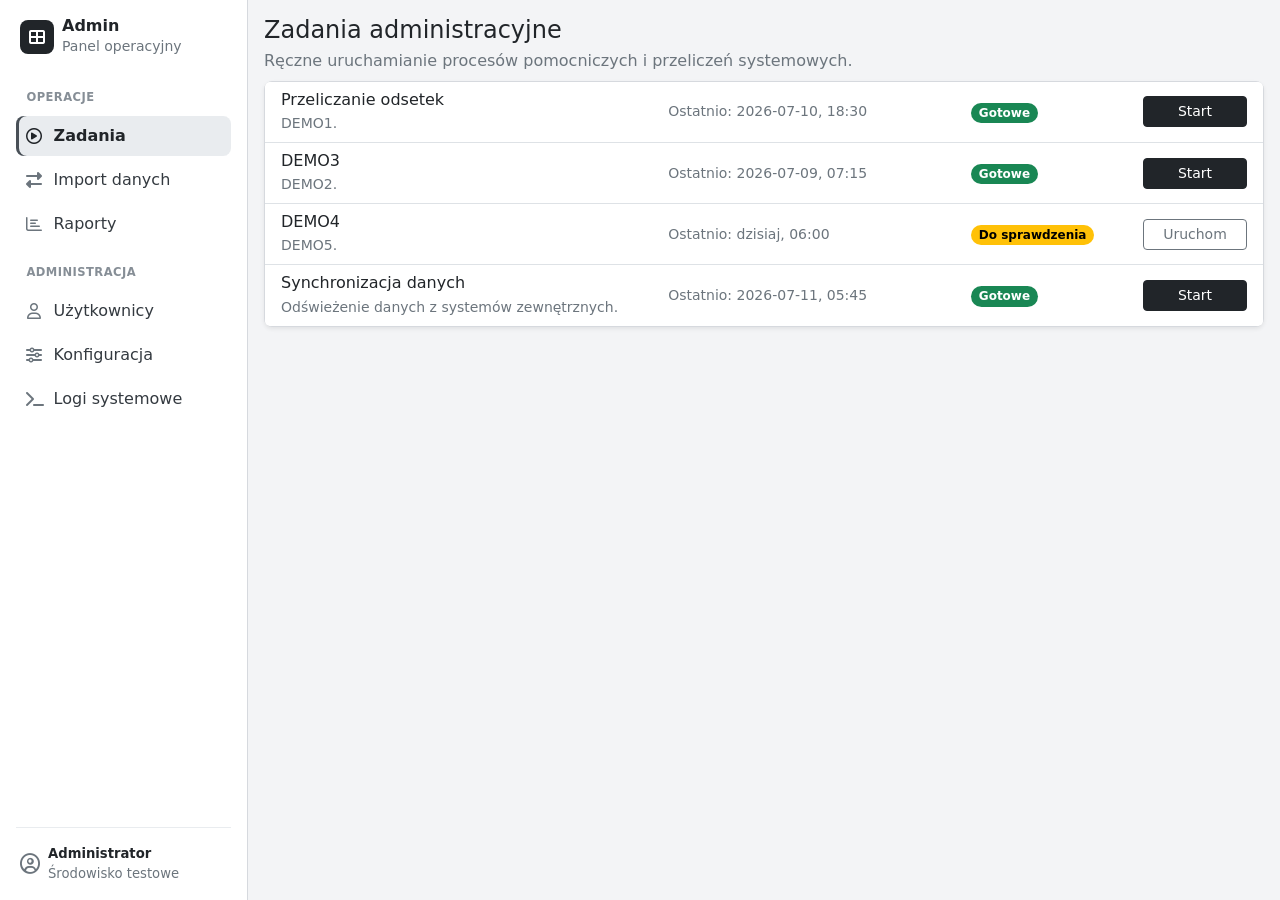
<file: preview.html>
<!doctype html>
<html lang="pl">
<head>
  <meta charset="utf-8">
  <meta name="viewport" content="width=device-width, initial-scale=1">
  <title>Zadania administracyjne</title>
  <link href="https://cdn.jsdelivr.net/npm/bootstrap@5.3.3/dist/css/bootstrap.min.css" rel="stylesheet">
  <link href="https://cdnjs.cloudflare.com/ajax/libs/font-awesome/6.5.2/css/all.min.css" rel="stylesheet">
  <style>
    body {
      background: #f3f4f6;
    }

    .layout {
      min-height: 100vh;
    }

    .sidebar {
      width: 248px;
      background: #ffffff;
      border-right: 1px solid #d6d9de;
    }

    .brand-mark {
      display: inline-flex;
      align-items: center;
      justify-content: center;
      width: 34px;
      height: 34px;
      border-radius: 8px;
      background: #212529;
      color: #ffffff;
    }

    .nav-section {
      margin: 1rem 0 .35rem;
      padding: 0 .65rem;
      color: #868e96;
      font-size: .72rem;
      font-weight: 700;
      letter-spacing: .04em;
      text-transform: uppercase;
    }

    .sidebar .nav-link {
      display: flex;
      align-items: center;
      gap: .7rem;
      color: #343a40;
      font-weight: 500;
      padding: .5rem .65rem;
      border-radius: 8px;
    }

    .sidebar .nav-link:hover {
      background: #f1f3f5;
      color: #212529;
    }

    .sidebar .nav-link.active {
      background: #e9ecef;
      color: #212529;
      font-weight: 700;
      box-shadow: inset 3px 0 0 #495057;
    }

    .sidebar .nav-link i {
      width: 1rem;
      color: #6c757d;
      text-align: center;
    }

    .sidebar .nav-link.active i {
      color: #212529;
    }

    .sidebar-footer {
      border-top: 1px solid #e9ecef;
      color: #6c757d;
      font-size: .825rem;
    }

    .content {
      min-width: 0;
    }

    .task-card {
      border-color: #d6d9de;
      border-radius: 8px;
    }

    .task-row {
      display: grid;
      grid-template-columns: minmax(220px, 1.1fr) minmax(180px, .85fr) 140px 120px;
      align-items: center;
      gap: 1rem;
    }

    .task-description {
      color: #6c757d;
      font-size: .875rem;
    }

    .task-meta {
      color: #6c757d;
      font-size: .875rem;
    }

    .btn-fixed {
      min-width: 104px;
    }

    @media (max-width: 768px) {
      .layout {
        display: block !important;
      }

      .sidebar {
        width: 100%;
        border-right: 0;
        border-bottom: 1px solid #d6d9de;
      }

      .sidebar-footer {
        display: none;
      }

      .task-row {
        grid-template-columns: 1fr;
      }
    }
  </style>
</head>
<body>
  <div class="layout d-flex">
    <aside class="sidebar d-flex flex-column p-2 p-md-3">
      <div class="d-flex align-items-center gap-2 mb-3 px-1">
        <span class="brand-mark">
          <i class="fa-solid fa-table-cells-large"></i>
        </span>
        <div>
          <div class="fw-bold lh-sm">Admin</div>
          <div class="text-secondary small">Panel operacyjny</div>
        </div>
      </div>

      <nav class="nav nav-pills flex-column gap-1" aria-label="Nawigacja administracyjna">
        <div class="nav-section">Operacje</div>
        <a class="nav-link active" href="#"><i class="fa-regular fa-circle-play"></i><span>Zadania</span></a>
        <a class="nav-link" href="#"><i class="fa-solid fa-right-left"></i><span>Import danych</span></a>
        <a class="nav-link" href="#"><i class="fa-regular fa-chart-bar"></i><span>Raporty</span></a>

        <div class="nav-section">Administracja</div>
        <a class="nav-link" href="#"><i class="fa-regular fa-user"></i><span>Użytkownicy</span></a>
        <a class="nav-link" href="#"><i class="fa-solid fa-sliders"></i><span>Konfiguracja</span></a>
        <a class="nav-link" href="#"><i class="fa-solid fa-terminal"></i><span>Logi systemowe</span></a>
      </nav>

      <div class="sidebar-footer mt-auto pt-3 px-1">
        <div class="d-flex align-items-center gap-2">
          <i class="fa-regular fa-circle-user fs-5 text-secondary"></i>
          <div>
            <div class="fw-semibold text-dark">Administrator</div>
            <div>Środowisko testowe</div>
          </div>
        </div>
      </div>
    </aside>

    <main class="content flex-grow-1">
      <div class="container-fluid py-3 px-3">
        <header class="mb-2">
          <h1 class="h4 mb-1">Zadania administracyjne</h1>
          <p class="text-secondary mb-0">Ręczne uruchamianie procesów pomocniczych i przeliczeń systemowych.</p>
        </header>

        <section class="card task-card shadow-sm">
          <div class="list-group list-group-flush">
            <div class="list-group-item py-2 px-3">
              <div class="task-row">
                <div>
                  <h2 class="h6 mb-1">Przeliczanie odsetek</h2>
                  <p class="task-description mb-0">DEMO1.</p>
                </div>
                <div class="task-meta">Ostatnio: 2026-07-10, 18:30</div>
                <div>
                  <span class="badge rounded-pill text-bg-success">Gotowe</span>
                </div>
                <div class="text-md-end">
                  <button type="button" class="btn btn-dark btn-sm btn-fixed">Start</button>
                </div>
              </div>
            </div>

            <div class="list-group-item py-2 px-3">
              <div class="task-row">
                <div>
                  <h2 class="h6 mb-1">DEMO3</h2>
                  <p class="task-description mb-0">DEMO2.</p>
                </div>
                <div class="task-meta">Ostatnio: 2026-07-09, 07:15</div>
                <div>
                  <span class="badge rounded-pill text-bg-success">Gotowe</span>
                </div>
                <div class="text-md-end">
                  <button type="button" class="btn btn-dark btn-sm btn-fixed">Start</button>
                </div>
              </div>
            </div>

            <div class="list-group-item py-2 px-3">
              <div class="task-row">
                <div>
                  <h2 class="h6 mb-1">DEMO4</h2>
                  <p class="task-description mb-0">DEMO5.</p>
                </div>
                <div class="task-meta">Ostatnio: dzisiaj, 06:00</div>
                <div>
                  <span class="badge rounded-pill text-bg-warning">Do sprawdzenia</span>
                </div>
                <div class="text-md-end">
                  <button type="button" class="btn btn-outline-secondary btn-sm btn-fixed">Uruchom</button>
                </div>
              </div>
            </div>

            <div class="list-group-item py-2 px-3">
              <div class="task-row">
                <div>
                  <h2 class="h6 mb-1">Synchronizacja danych</h2>
                  <p class="task-description mb-0">Odświeżenie danych z systemów zewnętrznych.</p>
                </div>
                <div class="task-meta">Ostatnio: 2026-07-11, 05:45</div>
                <div>
                  <span class="badge rounded-pill text-bg-success">Gotowe</span>
                </div>
                <div class="text-md-end">
                  <button type="button" class="btn btn-dark btn-sm btn-fixed">Start</button>
                </div>
              </div>
            </div>
          </div>
        </section>
      </div>
    </main>
  </div>

  <script src="https://cdn.jsdelivr.net/npm/bootstrap@5.3.3/dist/js/bootstrap.bundle.min.js"></script>
</body>
</html>
</file>
